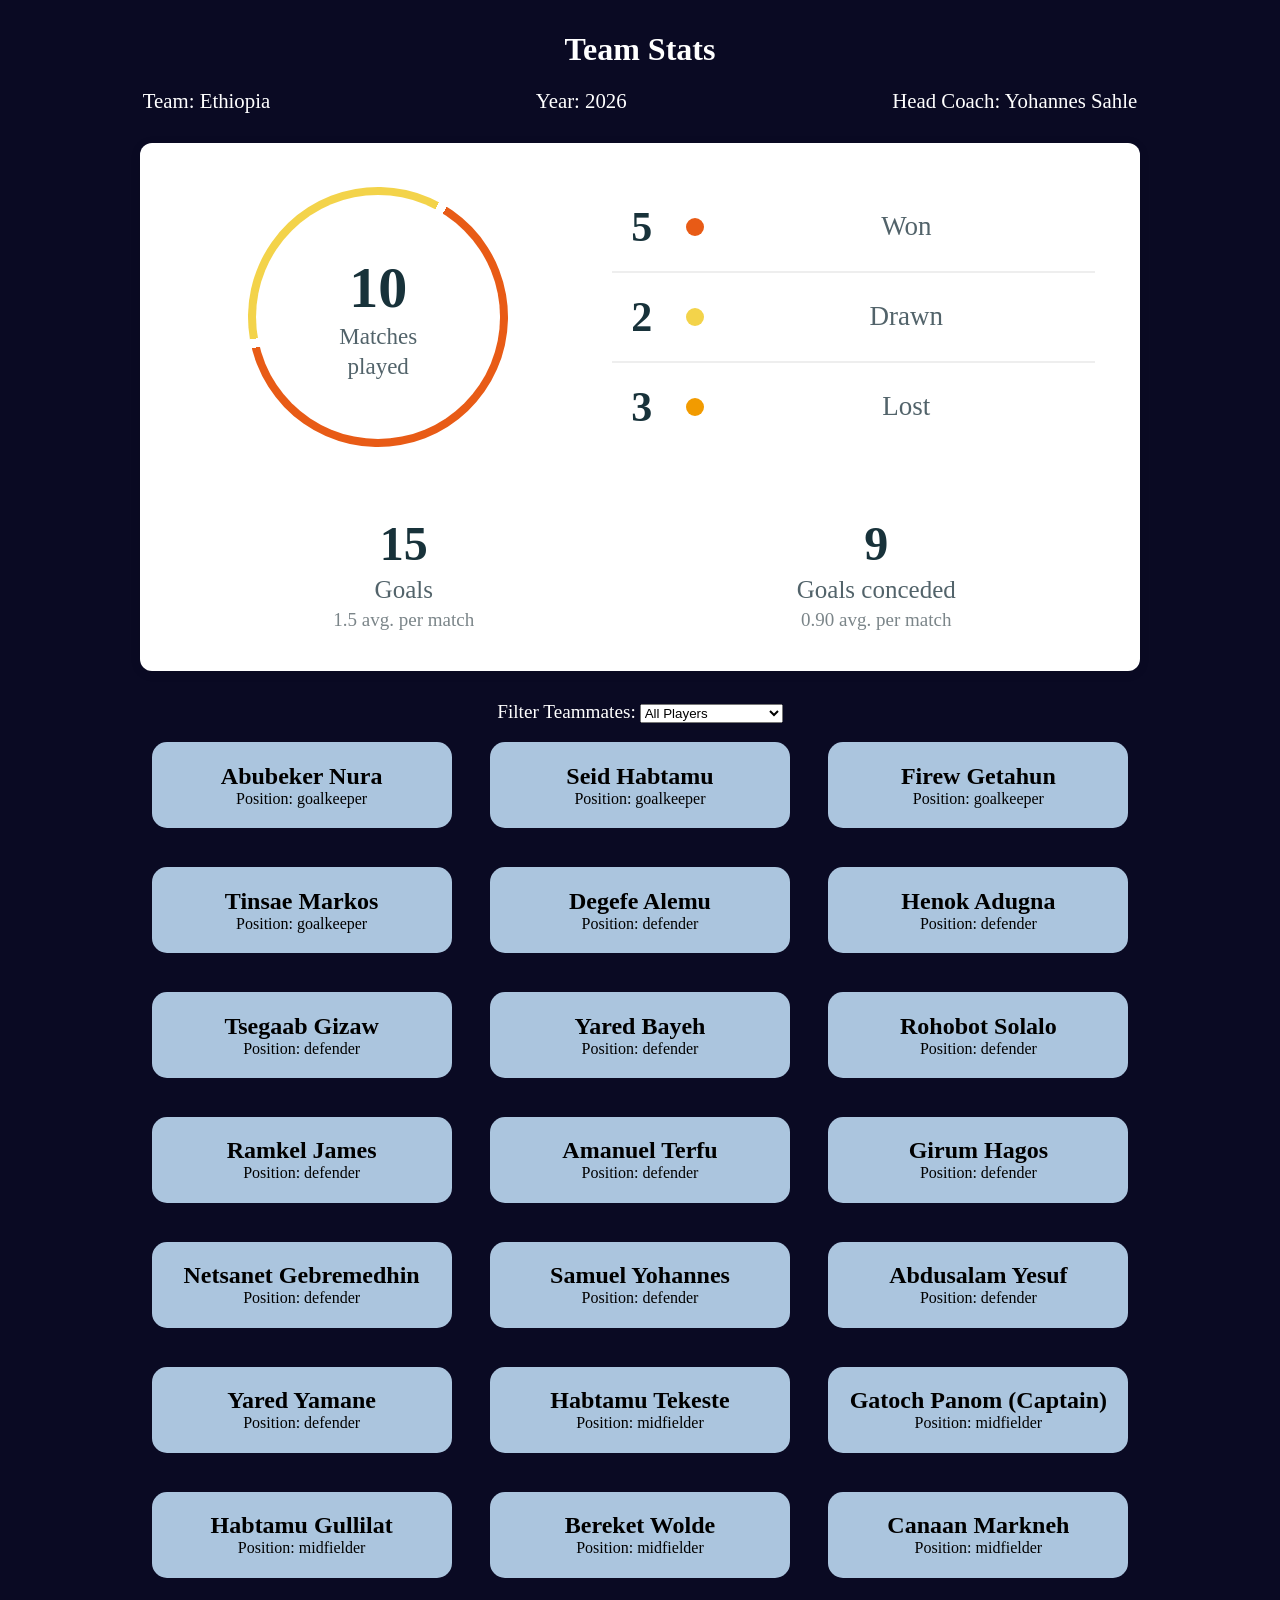
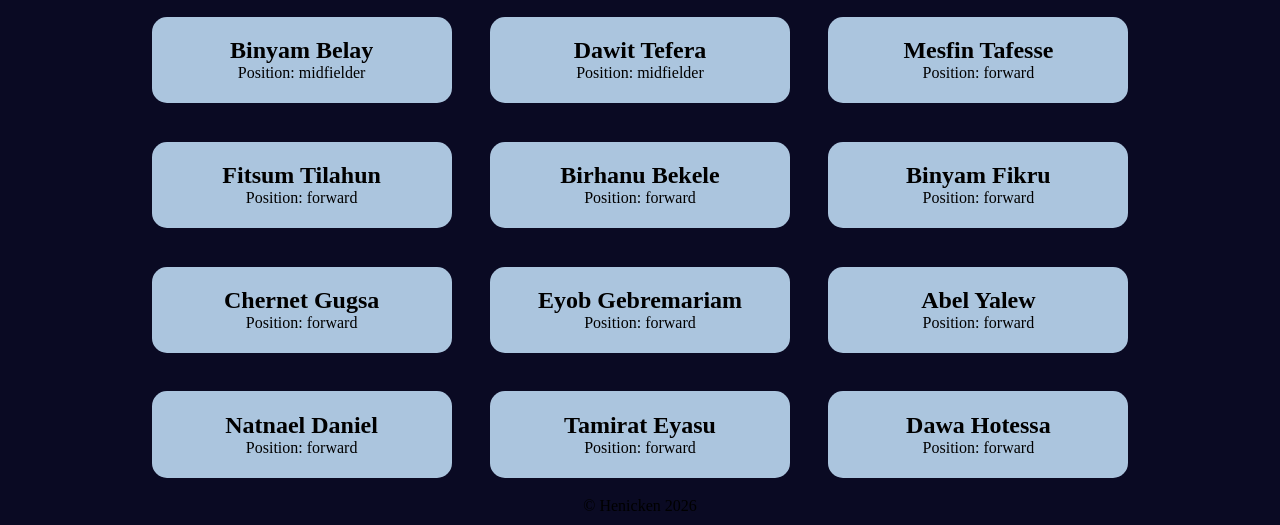
<file: Games/Football/Team.html>
<!doctype html>
<html lang="en">
  <head>
    <meta charset="UTF-8" />
    <meta http-equiv="X-UA-Compatible" content="IE=edge" />
    <meta name="viewport" content="width=device-width, initial-scale=1.0" />
    <title>Build a Set of Football Team Cards</title>
    <link rel="stylesheet" href="styles.css" />
  </head>
  <body>
    <h1 class="title">Team Stats</h1>
    <main>
      <div class="team-stats">
        <p>Team: <span id="team"></span></p>
        <p>Year: <span id="year"></span></p>
        <p>Head Coach: <span id="head-coach"></span></p>
      </div>

      <!-- <section id="match-statistics">
        <h2>Match Statistics</h2>

        <div class="match-statistics-grid">
          <div class="match-stat-card">
            <h3>Matches Played</h3>
            <p id="matches-played">0</p>
          </div>

          <div class="match-stat-card">
            <h3>Wins</h3>
            <p id="matches-won">0</p>
          </div>

          <div class="match-stat-card">
            <h3>Draws</h3>
            <p id="matches-drawn">0</p>
          </div>

          <div class="match-stat-card">
            <h3>Losses</h3>
            <p id="matches-lost">0</p>
          </div>

          <div class="match-stat-card">
            <h3>Goals Scored</h3>
            <p id="total-goals-scored">0</p>
          </div>

          <div class="match-stat-card">
            <h3>Goals Conceded</h3>
            <p id="total-goals-conceded">0</p>
          </div>
        </div>
      </section> -->

      <section id="match-statistics">
        <div class="match-summary">
          <!-- Circular match chart -->
          <div class="match-chart">
            <div class="match-chart-center">
              <strong id="matches-played">14</strong>
              <span>Matches<br />played</span>
            </div>
          </div>

          <!-- Wins, draws, and losses -->
          <div class="match-results">
            <div class="match-result">
              <strong id="matches-won">9</strong>
              <span class="result-dot won-dot"></span>
              <span>Won</span>
            </div>

            <div class="match-result">
              <strong id="matches-drawn">5</strong>
              <span class="result-dot drawn-dot"></span>
              <span>Drawn</span>
            </div>

            <div class="match-result">
              <strong id="matches-lost">0</strong>
              <span class="result-dot lost-dot"></span>
              <span>Lost</span>
            </div>
          </div>
        </div>

        <!-- Goals statistics -->
        <div class="goals-summary">
          <div class="goals-stat">
            <strong id="total-goals-scored">35</strong>
            <span>Goals</span>
            <small id="goals-average">2.5 avg. per match</small>
          </div>

          <div class="goals-stat">
            <strong id="total-goals-conceded">18</strong>
            <span>Goals conceded</span>
            <small id="conceded-average">1.29 avg. per match</small>
          </div>
        </div>
      </section>

      <label class="options-label" for="players">Filter Teammates:</label>
      <select name="players" id="players">
        <option value="all">All Players</option>
        <option value="forward">Position Forward</option>
        <option value="midfielder">Position Midfielder</option>
        <option value="defender">Position Defender</option>
        <option value="goalkeeper">Position Goalkeeper</option>
      </select>

      <div class="cards" id="player-cards"></div>
    </main>
    <p>&copy; Henicken 2026</p>
    <script src="Cards.js" defer></script>
  </body>
</html>
</file>
<file: Games/Football/styles.css>
*,
*::before,
*::after {
  box-sizing: border-box;
  margin: 0;
  padding: 0;
}

:root {
  --dark-grey: #0a0a23;
  --light-grey: #abc5de;
  --white: #ffffff;
  --black: #000;
}

body {
  background-color: var(--dark-grey);
  text-align: center;
  padding: 10px;
}

.title,
.options-label,
.team-stats,
footer {
  color: var(--white);
}

.title {
  margin: 1.3rem 0;
}

.team-stats {
  display: flex;
  justify-content: space-around;
  flex-wrap: wrap;
  font-size: 1.3rem;
  margin: 1.2rem 0;
}

.options-label {
  font-size: 1.2rem;
}

.cards {
  display: flex;
  flex-wrap: wrap;
  justify-content: center;
  align-items: center;
}

.player-card {
  background-color: var(--light-grey);
  padding: 1.3rem;
  margin: 1.2rem;
  width: 300px;
  border-radius: 15px;
}

/* #match-statistics {
margin: 30px 0;
}

.match-statistics-grid {
display: grid;
grid-template-columns: repeat(auto-fit, minmax(140px, 1fr));
gap: 16px;
}

.match-stat-card {
padding: 20px;
text-align: center;
border: 1px solid #bbf7d0;
border-radius: 12px;
background-color: #f0fdf4;
}

.match-stat-card h3 {
font-size: 15px;
margin-bottom: 10px;
}

.match-stat-card p {
font-size: 28px;
font-weight: bold;
margin: 0;
}
 */

 /* Match statistics section */
#match-statistics {
  max-width: 1000px;
  margin: 30px auto;
  padding: 40px 45px;
  background-color: #ffffff;
  border-radius: 12px;
  box-shadow: 0 2px 12px rgba(0, 0, 0, 0.08);
  color: #18323a;
}

/* Chart and results side by side */
.match-summary {
  display: grid;
  grid-template-columns: 1fr 1.25fr;
  align-items: center;
  gap: 40px;
}

/* Circular chart */
.match-chart {
  width: 100%;
  max-width: 260px;
  aspect-ratio: 1;
  margin: auto;
  border-radius: 50%;

  background: conic-gradient(
    from -90deg,
    #f3d34a 0deg 128deg,
    #ffffff 128deg 132deg,
    #e85b16 132deg 356deg,
    #ffffff 356deg 360deg
  );

  display: grid;
  place-items: center;
  transform: rotate(-10deg);
}

/* Center of the circle */
.match-chart-center {
  width: 94%;
  height: 94%;
  border-radius: 50%;
  background-color: white;

  display: flex;
  flex-direction: column;
  align-items: center;
  justify-content: center;

  text-align: center;
  transform: rotate(10deg);
}

.match-chart-center strong {
  font-size: 58px;
  line-height: 1.2;
}

.match-chart-center span {
  font-size: 23px;
  line-height: 1.3;
  color: #52636a;
}

/* Won, drawn, and lost rows */
.match-results {
  display: flex;
  flex-direction: column;
}

.match-result {
  display: grid;
  grid-template-columns: 60px 18px 1fr;
  align-items: center;
  gap: 14px;
  padding: 20px 0;
  border-bottom: 2px solid #eeeeee;
}

.match-result:last-child {
  border-bottom: none;
}

.match-result strong {
  font-size: 42px;
  text-align: center;
}

.match-result > span:last-child {
  font-size: 27px;
  color: #52636a;
}

.result-dot {
  width: 18px;
  height: 18px;
  border-radius: 50%;
}

.won-dot {
  background-color: #e85b16;
}

.drawn-dot {
  background-color: #f3d34a;
}

.lost-dot {
  background-color: #f29b00;
}

/* Goals section */
.goals-summary {
  display: grid;
  grid-template-columns: 1fr 1fr;
  gap: 35px;
  margin-top: 65px;
}

.goals-stat {
  display: flex;
  flex-direction: column;
  gap: 5px;
}

.goals-stat strong {
  font-size: 48px;
}

.goals-stat > span {
  font-size: 25px;
  color: #52636a;
}

.goals-stat small {
  font-size: 19px;
  color: #7b8589;
}

/* Responsive layout for phones */
@media (max-width: 600px) {
  #match-statistics {
    padding: 25px 20px;
  }

  .match-summary {
    grid-template-columns: 1fr;
    gap: 25px;
  }

  .match-chart {
    max-width: 220px;
  }

  .match-result {
    padding: 12px 0;
  }

  .match-result strong {
    font-size: 32px;
  }

  .match-result > span:last-child {
    font-size: 22px;
  }

  .goals-summary {
    gap: 20px;
    margin-top: 35px;
  }

  .goals-stat strong {
    font-size: 36px;
  }

  .goals-stat > span {
    font-size: 19px;
  }

  .goals-stat small {
    font-size: 14px;
  }
}

@media (max-width: 768px) {
  .team-stats {
    flex-direction: column;
  }
}
</file>
